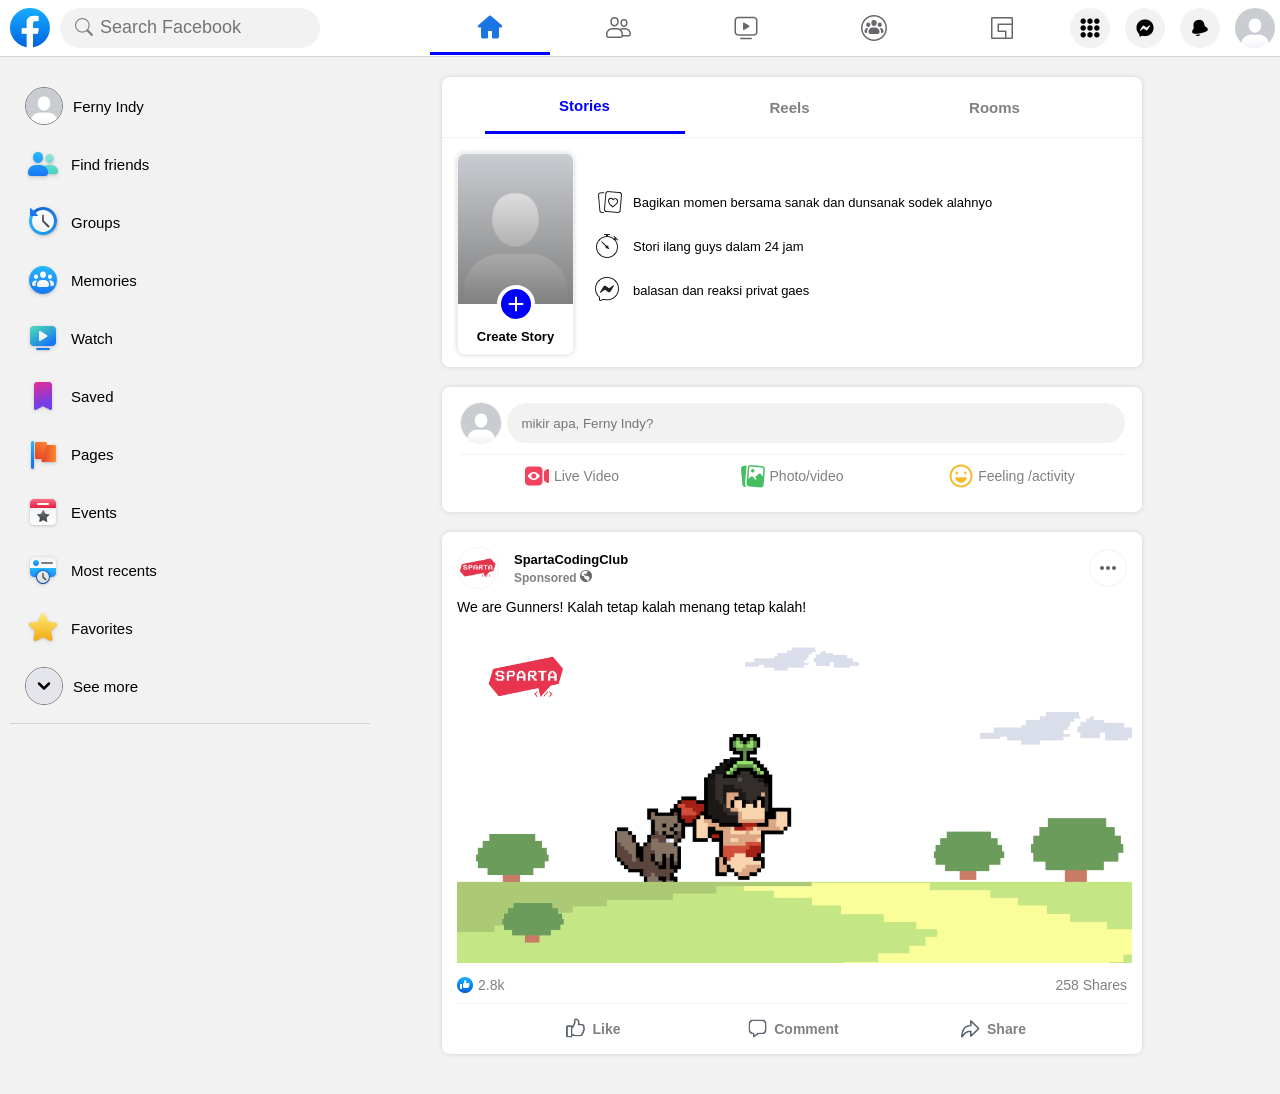
<file: index.html>
<!DOCTYPE html>
<html lang="en">

<head>
  <meta charset="UTF-8" />
  <meta http-equiv="X-UA-Compatible" content="IE=edge" />
  <meta name="viewport" content="width=device-width, initial-scale=1.0" />
  <script src="https://ajax.googleapis.com/ajax/libs/jquery/3.6.1/jquery.min.js"></script>
  <link rel="stylesheet" href="https://cdn.jsdelivr.net/npm/bootstrap-icons@1.10.3/font/bootstrap-icons.css" />
  <link rel="shortcut icon" type="image" href="image/favicon.ico" />
  <title>Facebook - Clone Coding</title>
  <style>
    @import url(css/default.css);

    .gnb {
      width: 100%;
      height: 56px;
      border-bottom: 0.5px solid lightgray;
      box-shadow: 0px 0px 5px 0px lightgray;
    }

    .gnb-left {
      margin-left: 25px;
    }

    .search-box {
      width: 230px;
      height: 40px;

      background-color: #f2f2f2;
      border-radius: 20px;

      margin-left: 10px;

      padding: 0px 15px;
    }

    .search-box>i {
      font-size: 18px;
      color: gray;
      margin-right: 5px;
    }

    .search-box>input {
      border: none;
      background-color: transparent;
      outline: none;
      width: 180px;
      font-size: 18px;

      margin-right: auto;
    }

    .gnb-middle {
      margin-right: auto;
      margin-left: 110px;
    }

    /*yang tidak ada di video*/
    .gnb-middle>div:first-child {
      border-radius: 0px;
    }

    /*yang tidak ada di video*/
    .nav-tab {
      width: 120px;
      height: 50px;
      margin-right: 8px;
      cursor: pointer;
    }

    .nav-tab:first-child {
      border-bottom: 3px solid blue;
    }

    .nav-tab:hover {
      background-color: #f2f2f2;
      border-radius: 8px;
    }

    .nav-tab-right {
      width: 40px;
      height: 40px;
      border-radius: 50%;
      background-color: #f2f2f2;
      margin-right: 15px;
      cursor: pointer;
    }

    .nav-tab-right:last-child {
      overflow: hidden;
      margin-right: 20px;
    }

    .main-left {
      width: 360px;
    }

    .main-middle {
      width: 700px;
    }

    .main {
      padding-top: 20px;
      padding-bottom: 40px;
      align-items: flex-start;
      background-color: #f2f2f2;
    }

    .main-middle {
      margin-right: auto;
      margin-left: 72px;
    }

    .main-left {
      margin-left: 10px;
    }

    .main-left>li {
      width: 350px;
      height: 58px;
      border-radius: 8px;

      padding-left: 15px;
      cursor: pointer;
    }

    .main-left>li:hover {
      background-color: lightgray;
    }

    .main-left>li>span {
      margin-right: auto;
      margin-left: 10px;
      font-size: 15px;
    }

    .main-left>li>div {
      border-radius: 50%;
      border: 0.5px solid gray;
      overflow: hidden;
      width: 36px;
      height: 36px;
    }

    hr {
      border: none;
      border-top: 0.1px solid #d2d2d2;
    }

    .main-middle>.story {
      background-color: white;
      border-radius: 8px;
      width: 100%;
      height: 290px;
      box-shadow: 0px 0px 5px 0px lightgray;
    }

    .main-middle>.create {
      background-color: white;
      border-radius: 8px;
      width: 100%;
      margin-top: 20px;
      margin-bottom: 20px;
      box-shadow: 0px 0px 5px 0px lightgray;
    }

    .main-middle>.feed {
      background-color: white;
      border-radius: 8px;
      width: 100%;
      box-shadow: 0px 0px 5px 0px lightgray;
    }

    .story-top {
      height: 60px;
      border-bottom: 0.5px solid #f2f2f2;
    }

    .story-top>div {
      width: 200px;
      height: 50px;
      border-radius: 5px;
      margin-right: 5px;
      font-size: 15px;
      font-weight: 600;
      color: gray;

      cursor: pointer;
    }

    .story-top>div:first-child {
      color: blue;
      border-bottom: 3px solid blue;
      border-radius: 0px;
    }

    .story-top>div:hover {
      background-color: #f2f2f2;
    }

    .story-bottom {
      padding: 15px;
    }

    .profile {
      width: 115px;
      height: 200px;

      overflow: hidden;
      border-radius: 8px;
      border: 0.5px solid #f2f2f2;
      box-shadow: 0px 0px 5px 0px lightgray;
    }

    .profile>span {
      font-weight: bold;
      font-size: 13px;
      margin-top: 25px;
      margin-bottom: 10px;
    }

    .description {
      margin-left: 20px;
      margin-right: auto;
      align-items: flex-start;
    }

    .description>li {
      margin-bottom: 15px;
      font-size: 13px;
    }

    .description>li>img {
      margin-right: 10px;
    }

    .plus {
      width: 30px;
      height: 30px;

      background-color: blue;
      border-radius: 50%;
      border: 4px solid white;

      position: absolute;
      top: 285px;
    }

    .profile-image {
      background: linear-gradient(to bottom, transparent, gray),
        url("image/feed/11.png");
      width: 100%;
      height: 100%;

      background-size: cover;
      background-position: center;
    }

    .create {
      padding: 15px;
      box-sizing: border-box;
    }

    .create-profile {
      width: 40px;
      height: 40px;
      border-radius: 50%;
      overflow: hidden;
      border: 0.5px solid #f2f2f2;
    }

    .create-top {
      border-bottom: 0.5px solid #f2f2f2;
      padding-bottom: 10px;
    }

    .create-top>input {
      width: 618px;
      height: 40px;

      background-color: #f2f2f2;
      border-radius: 40px;

      margin-left: 5px;
      border: none;
      outline: none;
      padding: 5px;
      box-sizing: border-box;
      text-indent: 10px;
    }

    .create-bottom>li {
      width: 220px;
      height: 42px;
      border-radius: 8px;
      cursor: pointer;
    }

    .create-bottom>li:hover {
      background-color: #f2f2f2;
    }

    .create-bottom>li>span {
      margin-left: 5px;
      font-size: 14px;
      color: gray;
    }

    .create>button {
      width: 100%;
      border-radius: 8px;
      background-color: blue;
      color: white;
      font-size: 14px;
      font-weight: bold;
      height: 40px;

      margin-top: 5px;
      border: none;
      cursor: pointer;
      display: none;
    }

    .create>button:hover {
      background-color: darkblue;
    }

    .feed-profile {
      width: 40px;
      height: 40px;
      border: 1px solid #f2f2f2;
      border-radius: 50%;
      overflow: hidden;
    }

    .feed-more {
      width: 36px;
      height: 36px;
      border: 1px solid #f2f2f2;
      border-radius: 50%;
      overflow: hidden;
    }

    .feed {
      padding: 15px 15px 5px 15px;
      box-sizing: border-box;
    }

    .feed-more:hover {
      background-color: #f2f2;
    }

    .feed-top {
      width: 100%;
    }

    .feed-name {
      margin-left: 15px;
      margin-right: auto;

      align-items: flex-start;
    }

    .feed-name>span:first-child {
      font-size: 13px;
      font-weight: bold;
      margin-bottom: 3px;
    }

    .feed-name>span:last-child {
      font-size: 12px;
      font-weight: bold;
      color: gray;
    }

    .feed>p {
      font-size: 14px;
      margin-top: 10px;
      margin-bottom: 10px;
    }

    .feed>img {
      width: calc(100% + 5px);
    }

    .feed-like {
      width: 100%;
      margin-top: 10px;
      margin-bottom: 5px;

      border-bottom: 1px solid #f2f2f2;

      font-size: 14px;
      color: gray;
      padding-bottom: 10px;
    }

    .like-count {
      margin-left: 5px;
      margin-right: auto;
    }

    .feed-buttons>li {
      width: 190px;
      height: 40px;
      border-radius: 8px;
      margin-right: 5px;
      margin-left: 5px;
    }

    .feed-buttons>li:hover>img {
      filter: brightness(0.95);
    }

    .feed-buttons>li>span {
      margin-left: 5px;
      font-size: 14px;
      color: gray;
      font-weight: bold;
    }

    .feed-buttons>li:hover {
      background-color: #f2f2f2;
    }

    .menu-modal {
      position: fixed;
      top: 50px;
      right: 10px;

      width: 560px;

      border-radius: 8px;
      box-shadow: 0px 0px 10px 0px lightgray;
      background-color: #f2f2f2;

      padding: 20px;
      box-sizing: border-box;
      display: none;
    }

    .menu-modal>span {
      font-size: 24px;
      font-weight: bold;
      margin-bottom: 15px;
      display: block;
    }

    .menu-modal>.content {
      align-items: flex-start;
    }

    .social {
      width: 280px;
      border-radius: 8px;
      background-color: white;
      box-shadow: 0px 0px 3px 0px lightgray;

      padding: 15px;
      box-sizing: border-box;
      margin-right: 10px;
    }

    .modal-search-box {
      width: 240px;
      height: 40px;
      background-color: #f2f2f2;
      border-radius: 20px;
      padding-left: 10px;
      padding-right: 10px;
      box-sizing: border-box;
    }

    .modal-search-box>input {
      width: 200px;
      margin-left: 10px;
      border: none;
      outline: none;
      background-color: transparent;
      font-size: 14px;
    }

    .social>span {
      font-size: 16px;
      margin-right: auto;
      margin-left: 5px;
      margin-top: 15px;
      margin-bottom: 20px;
    }

    .social>li {
      border-radius: 8px;
      margin-bottom: 10px;
      padding-top: 5px;
      padding-bottom: 5px;
      width: 100%;
    }

    .social>li>img {
      margin-right: 5px;
    }

    .social>li:hover {
      background-color: #f2f2f2;
    }

    .social>li>div {
      align-items: flex-start;
      margin-right: auto;
    }

    .social>li>div>span {
      font-size: 14px;
    }

    .social>li>div>p {
      font-size: 12px;
      color: gray;
    }

    .modal-create {
      width: 240px;
      border-radius: 8px;
      background-color: white;
      box-shadow: 0px 0px 3px 0px lightgray;

      padding: 15px;
      box-sizing: border-box;
      margin-left: 10px;
    }

    .modal-create>span {
      font-size: 22px;
      font-weight: bold;
      margin-right: auto;
      margin-bottom: 10px;
    }

    .modal-create>li {
      width: 100%;
      margin-bottom: 5px;
      border-radius: 8px;
      padding: 5px;
    }

    .modal-create>hr {
      width: 100%;
    }

    .modal-create>li:hover {
      background-color: #f2f2f2;
    }

    .modal-create>li>div {
      width: 36px;
      height: 36px;
      border-radius: 50%;
      background-color: #e4e6eb;
      overflow: hidden;
    }

    .modal-create>li>span {
      margin-left: 5px;
      margin-right: auto;
    }

    .account-modal {
      position: fixed;
      top: 50px;
      right: 10px;

      width: 360px;
      padding: 15px;
      box-sizing: border-box;

      border-radius: 8px;
      box-shadow: 0px 0px 10px 0px lightgray;
      background-color: white;

      display: none;
    }

    .account-info {
      width: 325px;
      padding: 15px;
      box-sizing: border-box;

      border-radius: 8px;
      box-shadow: 0px 0px 10px 0px lightgray;

      margin-bottom: 10px;
    }

    .account-profile {
      width: 100%;
      border-radius: 8px;
    }

    .account-profile:hover {
      background-color: #f2f2f2;
    }

    .account-profile>div {
      width: 36px;
      height: 36px;
      border-radius: 50%;
      overflow: hidden;
      border: 1px solid #f2f2f2;

      margin-right: 10px;
    }

    .account-profile>span {
      margin-right: auto;
    }

    .account-info>hr {
      width: 100%;
    }

    .account-info>div:last-child {
      color: blue;
      height: 28px;
      border-radius: 8px;
      padding: 15px 5px;

      align-items: flex-start;
    }

    .account-info>div {
      width: 100%;
      padding: 5px;
      box-sizing: border-box;
    }

    .account-info>div:hover {
      background-color: #f2f2f2;
    }

    .account-modal>li>div {
      width: 36px;
      height: 36px;
      overflow: hidden;
      border-radius: 50%;
      background-color: #e4e6eb;
    }

    .account-modal>li>span {
      margin-left: 5px;
      margin-right: auto;
    }

    .account-modal>li {
      padding: 10px;
      border-radius: 8px;
      box-sizing: border-box;
    }

    .account-modal>li:hover {
      background-color: #f2f2f2;
    }

    .account-modal>li:hover>div {
      filter: brightness(0.95);
    }
  </style>
  <script>
    function showIcon() {
      $("#search-icon").show();
    }

    function hideIcon() {
      $("#search-icon").hide();
    }

    function showButton() {
      $("#btn-post").show();
    }

    function post() {
      alert("Posting Completed!");
      $("#btn-post").hide();
    }

    function menuModal() {
      let status = $("#menu-modal").css("display");
      if (status == "block") {
        $("#menu-modal").hide();
      } else {
        $("#menu-modal").show();
      }
    }

    function hover(element) {
      element.setAttribute("src", "image/gnb/10.png");
    }

    function unhover(element) {
      element.setAttribute("src", "image/gnb/6.png");
    }

    function accountModal() {
      let status = $("#account-modal").css("display");
      if (status == "block") {
        $("#account-modal").hide();
      } else {
        $("#account-modal").show();
      }
    }
  </script>
</head>

<body>
  <div class="gnb flex-row">
    <div class="gnb-left flex-row">
      <img width="40" src="image/logo.png" />
      <div class="search-box flex-row">
        <i id="search-icon" class="bi bi-search"></i>
        <input placeholder="Search Facebook" type="text" onfocus="hideIcon()" onblur="showIcon()" />
      </div>
    </div>
    <div class="gnb-middle flex-row">
      <div class="nav-tab flex-row">
        <img src="image/gnb/1.png" />
      </div>
      <div class="nav-tab flex-row">
        <img src="image/gnb/2.png" />
      </div>
      <div class="nav-tab flex-row">
        <img src="image/gnb/3.png" />
      </div>
      <div class="nav-tab flex-row">
        <img src="image/gnb/4.png" />
      </div>
      <div class="nav-tab flex-row">
        <img src="image/gnb/5.png" />
      </div>
    </div>
    <div class="gnb-right flex-row">
      <div onclick="menuModal()" class="nav-tab-right flex-row">
        <img id="gnb-menu" src="image/gnb/6.png" onmouseover="hover(this)" onmouseout="unhover(this)" />
      </div>
      <div class="nav-tab-right flex-row">
        <img src="image/gnb/7.png" />
      </div>
      <div class="nav-tab-right flex-row">
        <img src="image/gnb/8.png" />
      </div>
      <div onclick="accountModal()" class="nav-tab-right flex-row">
        <img src="image/gnb/9.png" />
      </div>
    </div>
  </div>
  <div class="main flex-row">
    <div class="main-left">
      <li class="flex-row">
        <div class="flex-row">
          <img src="image/feed/1.png" />
        </div>
        <span>Ferny Indy</span>
      </li>
      <li class="flex-row">
        <img src="image/feed/2.png" />
        <span>Find friends</span>
      </li>
      <li class="flex-row">
        <img src="image/feed/3.png" />
        <span>Groups</span>
      </li>
      <li class="flex-row">
        <img src="image/feed/4.png" />
        <span>Memories</span>
      </li>
      <li class="flex-row">
        <img src="image/feed/5.png" />
        <span>Watch</span>
      </li>
      <li class="flex-row">
        <img src="image/feed/6.png" />
        <span>Saved</span>
      </li>
      <li class="flex-row">
        <img src="image/feed/7.png" />
        <span>Pages</span>
      </li>
      <li class="flex-row">
        <img src="image/feed/8.png" />
        <span>Events</span>
      </li>
      <li class="flex-row">
        <img src="image/feed/9.png" />
        <span>Most recents</span>
      </li>
      <li class="flex-row">
        <img src="image/feed/10.png" />
        <span>Favorites</span>
      </li>
      <li class="flex-row">
        <div class="flex-row">
          <img src="image/feed/seemore.png" />
        </div>
        <span>See more</span>
      </li>
      <hr />
    </div>
    <div class="main-middle">
      <div class="story">
        <div class="story-top flex-row">
          <div class="flex-row">Stories</div>
          <div class="flex-row">Reels</div>
          <div class="flex-row">Rooms</div>
        </div>
        <div class="story-bottom flex-row">
          <div class="profile flex-col">
            <div class="profile-image"></div>
            <span>Create Story</span>
            <div class="plus flex-row">
              <img src="image/feed/12.png" />
            </div>
          </div>
          <div class="description flex-col">
            <li class="flex-row">
              <img src="image/feed/13.png" />
              <span>Bagikan momen bersama sanak dan dunsanak sodek alahnyo</span>
            </li>
            <li class="flex-row">
              <img src="image/feed/14.png" />
              <span>Stori ilang guys dalam 24 jam</span>
            </li>
            <li class="flex-row">
              <img src="image/feed/15.png" />
              <span>balasan dan reaksi privat gaes</span>
            </li>
          </div>
        </div>
      </div>
      <div class="create flex-col">
        <div class="create-top flex-row">
          <div class="create-profile">
            <img src="image/feed/1.png" />
          </div>
          <input onfocus="showButton()" type="text" placeholder="mikir apa, Ferny Indy?" />
        </div>
        <div class="create-bottom flex-row">
          <li class="flex-row">
            <img src="image/feed/16.png" />
            <span>Live Video</span>
          </li>
          <li class="flex-row">
            <img src="image/feed/17.png" />
            <span>Photo/video</span>
          </li>
          <li class="flex-row">
            <img src="image/feed/18.png" />
            <span>Feeling /activity</span>
          </li>
        </div>
        <button onClick="post()" id="btn-post">Let's Post it!</button>
      </div>
      <div class="feed">
        <div class="feed-top flex-row">
          <div class="feed-profile flex-row">
            <img width="40" src="image/feed/19.png" />
          </div>

          <div class="feed-name flex-col">
            <span>SpartaCodingClub</span>
            <span>Sponsored <img src="image/feed/21.png" /></span>
          </div>
          <div class="feed-more flex-row">
            <img src="image/feed/20.png" />
          </div>
        </div>
        <p>We are Gunners! Kalah tetap kalah menang tetap kalah!</p>
        <img src="image/feed/22.png" />
        <div class="feed-like flex-row">
          <img src="image/feed/23.png" />
          <span class="like-count">2.8k</span>
          <span>258 Shares</span>
        </div>
        <div class="feed-buttons flex-row">
          <li class="flex-row">
            <img width="24" src="image/feed/24.png" />
            <span>Like</span>
          </li>
          <li class="flex-row">
            <img width="24" src="image/feed/25.png" />
            <span>Comment</span>
          </li>
          <li class="flex-row">
            <img width="24" src="image/feed/26.png" />
            <span>Share</span>
          </li>
        </div>
      </div>
    </div>
  </div>
  <div class="menu-modal" id="menu-modal">
    <span>Menu</span>
    <div class="content flex-row">
      <div class="social flex-col">
        <div class="modal-search-box flex-row">
          <i id="search-icon" class="bi bi-search"></i>
          <input type="text" />
        </div>
        <span>Social</span>
        <li class="flex-row">
          <img width="36" src="image/modal/1.png" />
          <div class="flex-col">
            <span>Events</span>
            <p>
              Organize or find events and other thing to do in online or
              nearby.
            </p>
          </div>
        </li>
        <li class="flex-row">
          <img width="36" src="image/modal/2.png" />
          <div class="flex-col">
            <span>Find friends</span>
            <p>Search for friends or people you may know</p>
          </div>
        </li>
        <li class="flex-row">
          <img width="36" src="image/modal/3.png" />
          <div class="flex-col">
            <span>Groups</span>
            <p>Connect with people who share your interests</p>
          </div>
        </li>
        <li class="flex-row">
          <img width="36" src="image/modal/4.png" />
          <div class="flex-col">
            <span>News feed</span>
            <p>See relevant posts from people and pages you follow</p>
          </div>
        </li>
        <li class="flex-row">
          <img width="36" src="image/modal/5.png" />
          <div class="flex-col">
            <span>Favorites</span>
            <p>View posts by Favorites</p>
          </div>
        </li>
      </div>
      <div class="modal-create flex-col">
        <span>Create</span>
        <li class="flex-row">
          <div class="flex-row">
            <img width="22" src="image/modal/6.png" />
          </div>
          <span>Post</span>
        </li>
        <li class="flex-row">
          <div class="flex-row">
            <img width="22" src="image/modal/7.png" />
          </div>
          <span>Story</span>
        </li>
        <li class="flex-row">
          <div class="flex-row">
            <img width="22" src="image/modal/8.png" />
          </div>
          <span>Room</span>
        </li>
        <hr />
        <li class="flex-row">
          <div class="flex-row">
            <img width="22" src="image/modal/9.png" />
          </div>
          <span>Page</span>
        </li>
        <li class="flex-row">
          <div class="flex-row">
            <img width="22" src="image/modal/10.png" />
          </div>
          <span>Ad</span>
        </li>
        <li class="flex-row">
          <div class="flex-row">
            <img width="22" src="image/modal/11.png" />
          </div>
          <span>Group</span>
        </li>
        <li class="flex-row">
          <div class="flex-row">
            <img width="22" src="image/modal/12.png" />
          </div>
          <span>Event</span>
        </li>
      </div>
    </div>
  </div>
  <div class="account-modal" id="account-modal">
    <div class="account-info flex-col">
      <div class="account-profile flex-row">
        <div class="flex-row">
          <img width="44" src="image/gnb/9.png" />
        </div>
        <span>Ferny Indy</span>
      </div>
      <hr />
      <div class="flex-col">See all profiles</div>
    </div>
    <li class="flex-row">
      <div class="flex-row">
        <img width="22" src="image/modal/13.png" />
      </div>
      <span>Settings & privacy</span>
      <img width="24" src="image/modal/18.png" />
    </li>
    <li class="flex-row">
      <div class="flex-row">
        <img width="22" src="image/modal/14.png" />
      </div>
      <span>Help & support</span>
      <img width="24" src="image/modal/18.png" />
    </li>
    <li class="flex-row">
      <div class="flex-row">
        <img width="22" src="image/modal/15.png" />
      </div>
      <span>Display & accessibility</span>
      <img width="24" src="image/modal/18.png" />
    </li>
    <li class="flex-row">
      <div class="flex-row">
        <img width="22" src="image/modal/16.png" />
      </div>
      <span>Give feedback</span>
    </li>
    <li class="flex-row">
      <div class="flex-row">
        <img width="22" src="image/modal/17.png" />
      </div>
      <span>Log Out</span>
    </li>
  </div>
</body>

</html>
</file>
